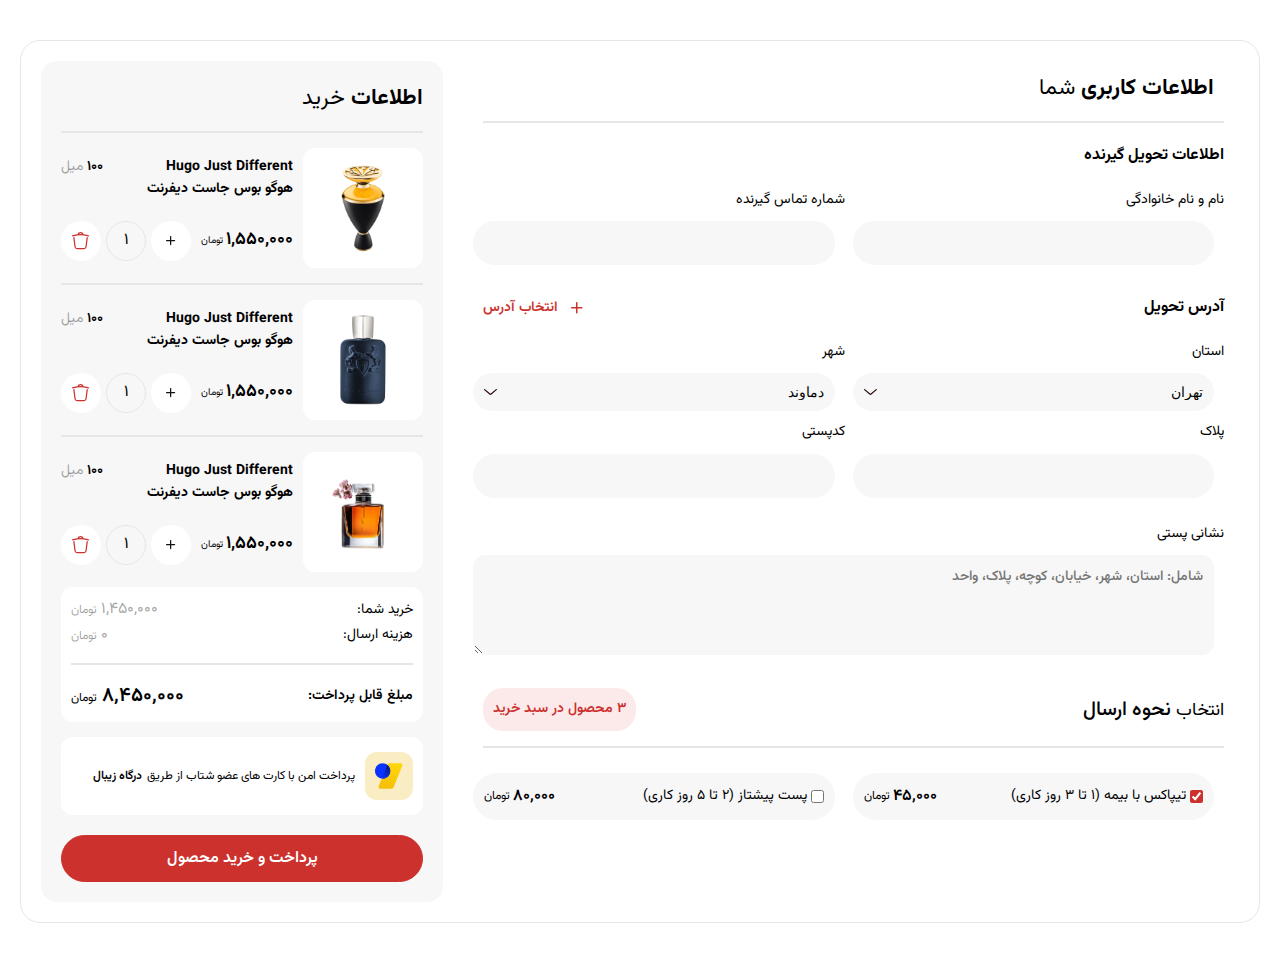
<file: index.html>
<!DOCTYPE html>
<html lang="en" dir="rtl">
  <head>
    <meta charset="UTF-8" />
    <meta name="viewport" content="width=device-width, initial-scale=1.0" />
    <link rel="stylesheet" href="./fonts.css" />
    <link rel="stylesheet" href="./style.css" />
    <title>HTML&CSS-Final-Task(jeawas.ir)</title>
  </head>
  <body>
    <main>
      <!-- ****** container ****** -->
      <div class="container">
        <section class="content-box">
          <!-- ****** First-Article ****** -->
          <article class="user-info-box">
            <form action="#" method="post" class="form__info">
              <section class="user-form">
                <h1 class="user__info__title">
                  اطلاعات کاربری <span>شما</span>
                </h1>
                <div class="border"></div>
                <div class="recipient__info__title">اطلاعات تحویل گیرنده</div>
                <div class="info-details">
                  <div>
                    <label for="name">نام و نام خانوادگی</label>
                    <input
                      type="text"
                      id="name"
                      class="inputs"
                      minlength="3"
                      maxlength="15"
                      required
                    />
                  </div>
                  <div>
                    <label for="phone">شماره تماس گیرنده</label>
                    <input
                      type="tel"
                      name="phone-number"
                      id="phone"
                      pattern="^09\d{9}$"
                      class="inputs"
                      required
                    />
                  </div>
                </div>
              </section>
              <section class="address-form">
                <div class="address__info">
                  <p class="delivery-address">آدرس تحویل</p>
                  <span class="select-address">
                    <a href="#"
                      ><svg
                        width="12"
                        height="12"
                        viewBox="0 0 12 12"
                        fill="none"
                        xmlns="http://www.w3.org/2000/svg"
                      >
                        <path
                          d="M0.75 5.75H5.75M5.75 5.75H10.75M5.75 5.75V10.75M5.75 5.75V0.75"
                          stroke="#CC312D"
                          stroke-width="1.5"
                          stroke-linecap="round"
                          stroke-linejoin="round"
                        />
                      </svg>
                    </a>
                    <p class="select-address-text">انتخاب آدرس</p>
                  </span>
                </div>
                <div class="info-details">
                  <div class="province__info">
                    <label for="province">استان</label>
                    <select
                      name="slect-province"
                      id="province"
                      class="inputs location-input"
                    >
                      <option value="0">تهران</option>
                      <option value="1">گلستان</option>
                      <option value="2">مازندران</option>
                      <option value="3">گیلان</option>
                      <option value="4">بوشهر</option>
                    </select>
                  </div>
                  <div class="city__info">
                    <label for="city">شهر</label>
                    <select
                      name="select-city"
                      id="city"
                      class="inputs location-input"
                    >
                      <option value="0">دماوند</option>
                      <option value="1">آبعلی</option>
                      <option value="2">ری</option>
                      <option value="3">فیروزکوه</option>
                      <option value="4">پردیس</option>
                    </select>
                  </div>
                </div>
                <div class="info-details">
                  <div>
                    <label for="house-plate">پلاک</label>
                    <input
                      type="text"
                      id="house-plate"
                      class="inputs"
                      min="0"
                      max="1000"
                    />
                  </div>
                  <div>
                    <label for="postal-code">کدپستی</label>
                    <input
                      type="text"
                      id="postal-code"
                      class="inputs"
                      maxlength="10"
                      required
                    />
                  </div>
                </div>
                <div class="postal-address">
                  <label for="postal-address">نشانی پستی</label>
                  <textarea
                    id="postal-address"
                    name="address"
                    class="inputs input-address"
                    placeholder="شامل: استان، شهر، خیابان، کوچه، پلاک، واحد"
                    rows="5"
                    required
                  ></textarea>
                </div>
              </section>
              <section class="delivery-form">
                <div class="delivery">
                  <p class="delivery__method__title">
                    <span>انتخاب</span> نحوه ارسال
                  </p>
                  <span class="shopping-cart-badge">
                    <p>3 محصول در سبد خرید</p>
                  </span>
                </div>
                <div class="border"></div>
                <div class="info-details deliver-detail">
                  <div class="delivery__method__box">
                    <div class="delivery__method">
                      <input
                        type="checkbox"
                        id="tipax"
                        name="tipax-type"
                        checked
                      />
                      <label for="tipax"
                        >تیپاکس با بیمه (1 تا 3 روز کاری)</label
                      >
                    </div>
                    <div class="delivery__price">
                      <p class="price__number">45,000</p>
                      <p class="price__type">تومان</p>
                    </div>
                  </div>
                  <div class="delivery__method__box">
                    <div class="delivery__method">
                      <input type="checkbox" id="pishtaz" name="pishtaz-type" />
                      <label for="pishtaz">پست پیشتاز (2 تا 5 روز کاری)</label>
                    </div>
                    <div class="delivery__price">
                      <p class="price__number">80,000</p>
                      <p class="price__type">تومان</p>
                    </div>
                  </div>
                </div>
              </section>
            </form>
          </article>
          <!-- ****** Second-Article ****** -->
          <article class="purchase-info-box">
            <h2 class="purchase__info__title">اطلاعات<span> خرید</span></h2>
            <div class="border"></div>
            <div class="purchase__detail">
              <div class="product-image">
                <img
                  src="./asset/images/475e27a9dd671663eb2133230036d0356212741d.png"
                  alt=""
                />
              </div>
              <div class="prodact-detail">
                <div class="english__product__title">
                  <p class="english__name">Hugo Just Different</p>
                  <p class="product__volume">100 <span>میل</span></p>
                </div>
                <div class="persian__product__title">
                  <p class="persian__name">هوگو بوس جاست دیفرنت</p>
                </div>
                <div class="product__price__quantity">
                  <div class="product__price">1,550,000 <span>تومان</span></div>
                  <div class="product__quantity">
                    <div class="badges">
                      <svg
                        width="10"
                        height="10"
                        viewBox="0 0 10 10"
                        fill="none"
                        xmlns="http://www.w3.org/2000/svg"
                      >
                        <path
                          d="M0.600006 4.59998H4.60001M4.60001 4.59998H8.60001M4.60001 4.59998V8.59998M4.60001 4.59998V0.599976"
                          stroke="#1A1814"
                          stroke-width="1.2"
                          stroke-linecap="round"
                          stroke-linejoin="round"
                        />
                        <path
                          d="M0.600006 4.59998H4.60001M4.60001 4.59998H8.60001M4.60001 4.59998V8.59998M4.60001 4.59998V0.599976"
                          stroke="black"
                          stroke-opacity="0.2"
                          stroke-width="1.2"
                          stroke-linecap="round"
                          stroke-linejoin="round"
                        />
                      </svg>
                    </div>
                    <div class="badges badge-secondary">
                      <p>1</p>
                    </div>
                    <div class="badges badge-primary">
                      <svg
                        width="18"
                        height="18"
                        viewBox="0 0 18 18"
                        fill="none"
                        xmlns="http://www.w3.org/2000/svg"
                      >
                        <path
                          fill-rule="evenodd"
                          clip-rule="evenodd"
                          d="M8.54182 0C7.16619 0 5.93149 0.901027 5.53369 2.22704L5.51645 2.28449C4.19809 2.43154 2.88783 2.675 1.59628 3.01488L0.466095 3.3123C0.132282 3.40014 -0.0671137 3.74197 0.0207317 4.07578C0.108577 4.40959 0.450399 4.60899 0.784212 4.52114L1.91439 4.22373C6.25872 3.08048 10.8249 3.08048 15.1692 4.22373L16.2994 4.52114C16.6332 4.60899 16.9751 4.40959 17.0629 4.07578C17.1508 3.74197 16.9514 3.40014 16.6175 3.3123L15.4874 3.01488C14.1958 2.675 12.8855 2.43154 11.5672 2.28449L11.55 2.22704C11.1521 0.901026 9.91745 0 8.54182 0ZM10.1658 2.16465C9.83074 1.60903 9.21601 1.25 8.54182 1.25C7.86763 1.25 7.2529 1.60903 6.91783 2.16465C7.99952 2.10017 9.08412 2.10017 10.1658 2.16465Z"
                          fill="#CC312D"
                        />
                        <path
                          d="M1.79744 4.96335C2.13994 4.92043 2.45238 5.16328 2.4953 5.50578L3.60986 14.4C3.72741 15.338 4.52493 16.0418 5.47031 16.0418H11.6133C12.5587 16.0418 13.3562 15.338 13.4738 14.4L14.5883 5.50578C14.6313 5.16328 14.9437 4.92043 15.2862 4.96335C15.6287 5.00627 15.8716 5.31871 15.8286 5.66121L14.7141 14.5554C14.5182 16.1188 13.189 17.2918 11.6133 17.2918H5.47031C3.89467 17.2918 2.56548 16.1188 2.36956 14.5554L1.255 5.66121C1.21208 5.31871 1.45494 5.00627 1.79744 4.96335Z"
                          fill="#CC312D"
                        />
                      </svg>
                    </div>
                  </div>
                </div>
              </div>
            </div>
            <div class="border"></div>
            <div class="purchase__detail">
              <div class="product-image">
                <img
                  src="./asset/images/4e1b2b89e1389cadef3f9cefda802e21f0d91497.png"
                  alt=""
                />
              </div>
              <div class="prodact-detail">
                <div class="english__product__title">
                  <p class="english__name">Hugo Just Different</p>
                  <p class="product__volume">100 <span>میل</span></p>
                </div>
                <div class="persian__product__title">
                  <p class="persian__name">هوگو بوس جاست دیفرنت</p>
                </div>
                <div class="product__price__quantity">
                  <div class="product__price">1,550,000 <span>تومان</span></div>
                  <div class="product__quantity">
                    <div class="badges">
                      <svg
                        width="10"
                        height="10"
                        viewBox="0 0 10 10"
                        fill="none"
                        xmlns="http://www.w3.org/2000/svg"
                      >
                        <path
                          d="M0.600006 4.59998H4.60001M4.60001 4.59998H8.60001M4.60001 4.59998V8.59998M4.60001 4.59998V0.599976"
                          stroke="#1A1814"
                          stroke-width="1.2"
                          stroke-linecap="round"
                          stroke-linejoin="round"
                        />
                        <path
                          d="M0.600006 4.59998H4.60001M4.60001 4.59998H8.60001M4.60001 4.59998V8.59998M4.60001 4.59998V0.599976"
                          stroke="black"
                          stroke-opacity="0.2"
                          stroke-width="1.2"
                          stroke-linecap="round"
                          stroke-linejoin="round"
                        />
                      </svg>
                    </div>
                    <div class="badges badge-secondary">
                      <p>1</p>
                    </div>
                    <div class="badges badge-primary">
                      <svg
                        width="18"
                        height="18"
                        viewBox="0 0 18 18"
                        fill="none"
                        xmlns="http://www.w3.org/2000/svg"
                      >
                        <path
                          fill-rule="evenodd"
                          clip-rule="evenodd"
                          d="M8.54182 0C7.16619 0 5.93149 0.901027 5.53369 2.22704L5.51645 2.28449C4.19809 2.43154 2.88783 2.675 1.59628 3.01488L0.466095 3.3123C0.132282 3.40014 -0.0671137 3.74197 0.0207317 4.07578C0.108577 4.40959 0.450399 4.60899 0.784212 4.52114L1.91439 4.22373C6.25872 3.08048 10.8249 3.08048 15.1692 4.22373L16.2994 4.52114C16.6332 4.60899 16.9751 4.40959 17.0629 4.07578C17.1508 3.74197 16.9514 3.40014 16.6175 3.3123L15.4874 3.01488C14.1958 2.675 12.8855 2.43154 11.5672 2.28449L11.55 2.22704C11.1521 0.901026 9.91745 0 8.54182 0ZM10.1658 2.16465C9.83074 1.60903 9.21601 1.25 8.54182 1.25C7.86763 1.25 7.2529 1.60903 6.91783 2.16465C7.99952 2.10017 9.08412 2.10017 10.1658 2.16465Z"
                          fill="#CC312D"
                        />
                        <path
                          d="M1.79744 4.96335C2.13994 4.92043 2.45238 5.16328 2.4953 5.50578L3.60986 14.4C3.72741 15.338 4.52493 16.0418 5.47031 16.0418H11.6133C12.5587 16.0418 13.3562 15.338 13.4738 14.4L14.5883 5.50578C14.6313 5.16328 14.9437 4.92043 15.2862 4.96335C15.6287 5.00627 15.8716 5.31871 15.8286 5.66121L14.7141 14.5554C14.5182 16.1188 13.189 17.2918 11.6133 17.2918H5.47031C3.89467 17.2918 2.56548 16.1188 2.36956 14.5554L1.255 5.66121C1.21208 5.31871 1.45494 5.00627 1.79744 4.96335Z"
                          fill="#CC312D"
                        />
                      </svg>
                    </div>
                  </div>
                </div>
              </div>
            </div>
            <div class="border"></div>
            <div class="purchase__detail">
              <div class="product-image">
                <img
                  src="./asset/images/87cc61b3c899bf01130d8b31fc1d83376aff5b93.png"
                  alt=""
                />
              </div>
              <div class="prodact-detail">
                <div class="english__product__title">
                  <p class="english__name">Hugo Just Different</p>
                  <p class="product__volume">100 <span>میل</span></p>
                </div>
                <div class="persian__product__title">
                  <p class="persian__name">هوگو بوس جاست دیفرنت</p>
                </div>
                <div class="product__price__quantity">
                  <div class="product__price">1,550,000 <span>تومان</span></div>
                  <div class="product__quantity">
                    <div class="badges">
                      <svg
                        width="10"
                        height="10"
                        viewBox="0 0 10 10"
                        fill="none"
                        xmlns="http://www.w3.org/2000/svg"
                      >
                        <path
                          d="M0.600006 4.59998H4.60001M4.60001 4.59998H8.60001M4.60001 4.59998V8.59998M4.60001 4.59998V0.599976"
                          stroke="#1A1814"
                          stroke-width="1.2"
                          stroke-linecap="round"
                          stroke-linejoin="round"
                        />
                        <path
                          d="M0.600006 4.59998H4.60001M4.60001 4.59998H8.60001M4.60001 4.59998V8.59998M4.60001 4.59998V0.599976"
                          stroke="black"
                          stroke-opacity="0.2"
                          stroke-width="1.2"
                          stroke-linecap="round"
                          stroke-linejoin="round"
                        />
                      </svg>
                    </div>
                    <div class="badges badge-secondary">
                      <p>1</p>
                    </div>
                    <div class="badges badge-primary">
                      <svg
                        width="18"
                        height="18"
                        viewBox="0 0 18 18"
                        fill="none"
                        xmlns="http://www.w3.org/2000/svg"
                      >
                        <path
                          fill-rule="evenodd"
                          clip-rule="evenodd"
                          d="M8.54182 0C7.16619 0 5.93149 0.901027 5.53369 2.22704L5.51645 2.28449C4.19809 2.43154 2.88783 2.675 1.59628 3.01488L0.466095 3.3123C0.132282 3.40014 -0.0671137 3.74197 0.0207317 4.07578C0.108577 4.40959 0.450399 4.60899 0.784212 4.52114L1.91439 4.22373C6.25872 3.08048 10.8249 3.08048 15.1692 4.22373L16.2994 4.52114C16.6332 4.60899 16.9751 4.40959 17.0629 4.07578C17.1508 3.74197 16.9514 3.40014 16.6175 3.3123L15.4874 3.01488C14.1958 2.675 12.8855 2.43154 11.5672 2.28449L11.55 2.22704C11.1521 0.901026 9.91745 0 8.54182 0ZM10.1658 2.16465C9.83074 1.60903 9.21601 1.25 8.54182 1.25C7.86763 1.25 7.2529 1.60903 6.91783 2.16465C7.99952 2.10017 9.08412 2.10017 10.1658 2.16465Z"
                          fill="#CC312D"
                        />
                        <path
                          d="M1.79744 4.96335C2.13994 4.92043 2.45238 5.16328 2.4953 5.50578L3.60986 14.4C3.72741 15.338 4.52493 16.0418 5.47031 16.0418H11.6133C12.5587 16.0418 13.3562 15.338 13.4738 14.4L14.5883 5.50578C14.6313 5.16328 14.9437 4.92043 15.2862 4.96335C15.6287 5.00627 15.8716 5.31871 15.8286 5.66121L14.7141 14.5554C14.5182 16.1188 13.189 17.2918 11.6133 17.2918H5.47031C3.89467 17.2918 2.56548 16.1188 2.36956 14.5554L1.255 5.66121C1.21208 5.31871 1.45494 5.00627 1.79744 4.96335Z"
                          fill="#CC312D"
                        />
                      </svg>
                    </div>
                  </div>
                </div>
              </div>
            </div>
            <div class="purchase-summary-box">
              <div class="purchase__summary">
                <div class="summary__title">خرید شما:</div>
                <div class="summary__amount">1,450,000 <span>تومان</span></div>
              </div>
              <div class="purchase__summary">
                <div class="summary__title">هزینه ارسال:</div>
                <div class="summary__amount">0 <span>تومان</span></div>
              </div>
              <div class="border"></div>
              <div class="purchase__amount__payable">
                <div class="purchase-amount-title">مبلغ قابل پرداخت:</div>
                <div class="purchase-total-amount">
                  8,450,000 <span>تومان</span>
                </div>
              </div>
            </div>
            <div class="zibal-payment-gate">
              <div class="zibal__logo">
                <div class="logo">
                  <img src="./asset/images/Payment Gateway.svg" alt="" />
                </div>
              </div>
              <div class="zibal__payment">
                پرداخت امن با کارت های عضو شتاب از طریق
                <span>درگاه زیبال </span>
              </div>
            </div>
            <button class="purchase-btn">پرداخت و خرید محصول</button>
          </article>
        </section>
      </div>
    </main>
  </body>
</html>
</file>
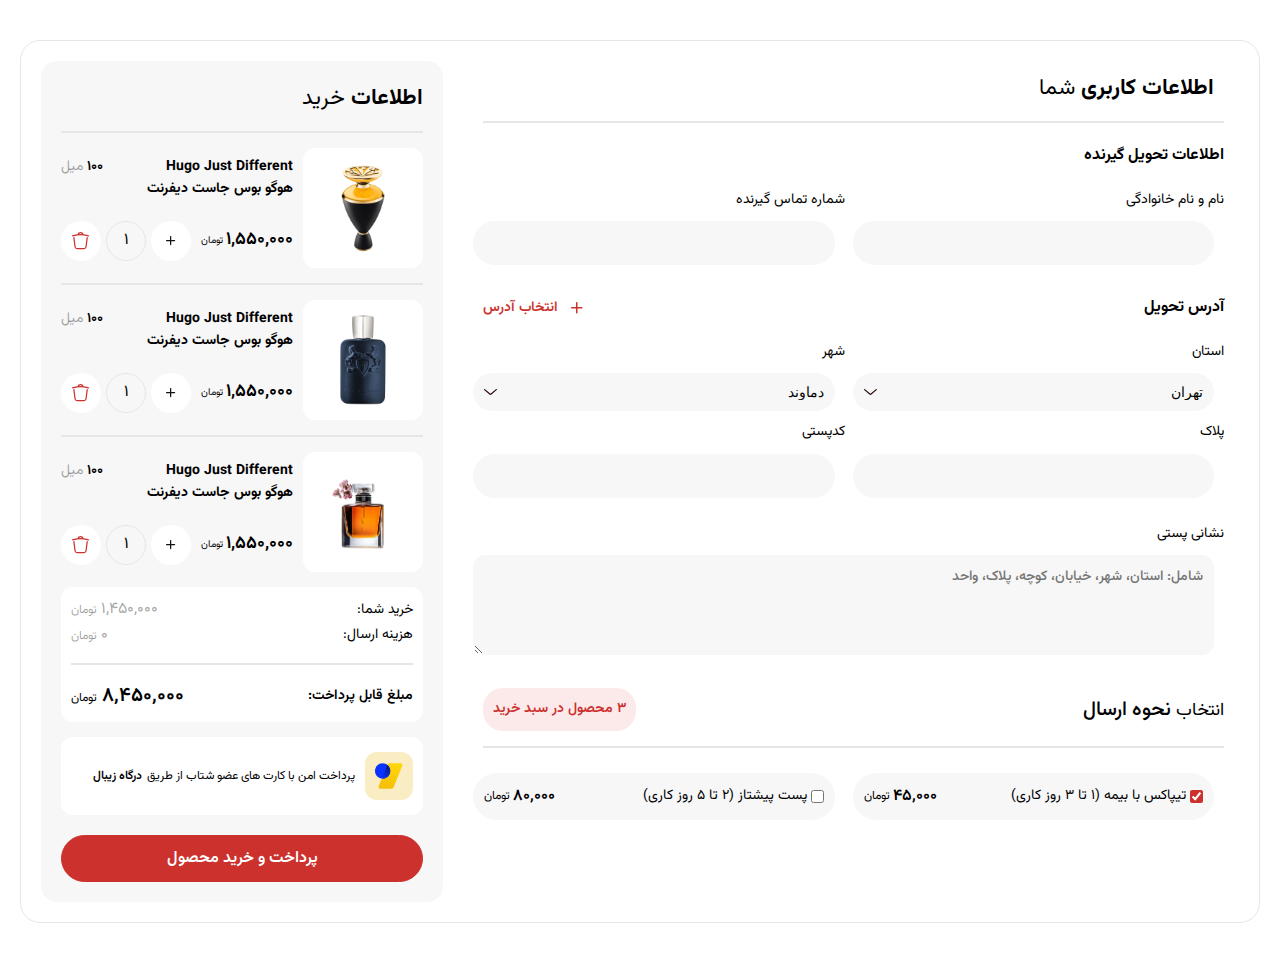
<file: html/index.html>
<!DOCTYPE html>
<html lang="en" dir="rtl">
  <head>
    <meta charset="UTF-8" />
    <meta name="viewport" content="width=device-width, initial-scale=1.0" />
    <link rel="stylesheet" href="/css/fonts.css" />
    <link rel="stylesheet" href="/css/style.css" />
    <title>HTML&CSS-Final-Task(jeawas.ir)</title>
  </head>
  <body>
    <main>
      <div class="container">
        <section class="content-box">
          <article class="user-info-box">
            <form action="#" method="post" class="form__info">
              <section class="user-form">
                <h1 class="user__info__title">
                  اطلاعات کاربری <span>شما</span>
                </h1>
                <div class="border"></div>
                <div class="recipient__info__title">اطلاعات تحویل گیرنده</div>
                <div class="info-details">
                  <div>
                    <label for="name">نام و نام خانوادگی</label>
                    <input
                      type="text"
                      id="name"
                      class="inputs"
                      minlength="3"
                      maxlength="15"
                      required
                    />
                  </div>
                  <div>
                    <label for="phone">شماره تماس گیرنده</label>
                    <input
                      type="tel"
                      name="phone-number"
                      id="phone"
                      pattern="^09\d{9}$"
                      class="inputs"
                      required
                    />
                  </div>
                </div>
              </section>
              <section class="address-form">
                <div class="address__info">
                  <p class="delivery-address">آدرس تحویل</p>
                  <span class="select-address">
                    <a href="#"
                      ><svg
                        width="12"
                        height="12"
                        viewBox="0 0 12 12"
                        fill="none"
                        xmlns="http://www.w3.org/2000/svg"
                      >
                        <path
                          d="M0.75 5.75H5.75M5.75 5.75H10.75M5.75 5.75V10.75M5.75 5.75V0.75"
                          stroke="#CC312D"
                          stroke-width="1.5"
                          stroke-linecap="round"
                          stroke-linejoin="round"
                        />
                      </svg>
                    </a>
                    <p class="select-address-text">انتخاب آدرس</p>
                  </span>
                </div>
                <div class="info-details">
                  <div class="province__info">
                    <label for="province">استان</label>
                    <select
                      name="slect-province"
                      id="province"
                      class="inputs location-input"
                    >
                      <option value="0">تهران</option>
                      <option value="1">گلستان</option>
                      <option value="2">مازندران</option>
                      <option value="3">گیلان</option>
                      <option value="4">بوشهر</option>
                    </select>
                  </div>
                  <div class="city__info">
                    <label for="city">شهر</label>
                    <select
                      name="select-city"
                      id="city"
                      class="inputs location-input"
                    >
                      <option value="0">دماوند</option>
                      <option value="1">آبعلی</option>
                      <option value="2">ری</option>
                      <option value="3">فیروزکوه</option>
                      <option value="4">پردیس</option>
                    </select>
                  </div>
                </div>
                <div class="info-details">
                  <div>
                    <label for="house-plate">پلاک</label>
                    <input
                      type="text"
                      id="house-plate"
                      class="inputs"
                      min="0"
                      max="1000"
                    />
                  </div>
                  <div>
                    <label for="postal-code">کدپستی</label>
                    <input
                      type="text"
                      id="postal-code"
                      class="inputs"
                      maxlength="10"
                      required
                    />
                  </div>
                </div>
                <div class="postal-address">
                  <label for="postal-address">نشانی پستی</label>
                  <textarea
                    id="postal-address"
                    name="address"
                    class="inputs input-address"
                    placeholder="شامل: استان، شهر، خیابان، کوچه، پلاک، واحد"
                    rows="5"
                    required
                  ></textarea>
                </div>
              </section>
              <section class="delivery-form">
                <div class="delivery">
                  <p class="delivery__method__title">
                    <span>انتخاب</span> نحوه ارسال
                  </p>
                  <span class="shopping-cart-badge">
                    <p>3 محصول در سبد خرید</p>
                  </span>
                </div>
                <div class="border"></div>
                <div class="info-details deliver-detail">
                  <div class="delivery__method__box">
                    <div class="delivery__method">
                      <input
                        type="checkbox"
                        id="tipax"
                        name="tipax-type"
                        checked
                      />
                      <label for="tipax"
                        >تیپاکس با بیمه (1 تا 3 روز کاری)</label
                      >
                    </div>
                    <div class="delivery__price">
                      <p class="price__number">45,000</p>
                      <p class="price__type">تومان</p>
                    </div>
                  </div>
                  <div class="delivery__method__box">
                    <div class="delivery__method">
                      <input type="checkbox" id="pishtaz" name="pishtaz-type" />
                      <label for="pishtaz">پست پیشتاز (2 تا 5 روز کاری)</label>
                    </div>
                    <div class="delivery__price">
                      <p class="price__number">80,000</p>
                      <p class="price__type">تومان</p>
                    </div>
                  </div>
                </div>
              </section>
            </form>
          </article>
          <article class="purchase-info-box">
            <h2 class="purchase__info__title">اطلاعات<span> خرید</span></h2>
            <div class="border"></div>
            <div class="purchase__detail">
              <div class="product-image">
                <img
                  src="/asset/images/475e27a9dd671663eb2133230036d0356212741d.png"
                  alt=""
                />
              </div>
              <div class="prodact-detail">
                <div class="english__product__title">
                  <p class="english__name">Hugo Just Different</p>
                  <p class="product__volume">100 <span>میل</span></p>
                </div>
                <div class="persian__product__title">
                  <p class="persian__name">هوگو بوس جاست دیفرنت</p>
                </div>
                <div class="product__price__quantity">
                  <div class="product__price">1,550,000 <span>تومان</span></div>
                  <div class="product__quantity">
                    <div class="badges">
                      <svg
                        width="10"
                        height="10"
                        viewBox="0 0 10 10"
                        fill="none"
                        xmlns="http://www.w3.org/2000/svg"
                      >
                        <path
                          d="M0.600006 4.59998H4.60001M4.60001 4.59998H8.60001M4.60001 4.59998V8.59998M4.60001 4.59998V0.599976"
                          stroke="#1A1814"
                          stroke-width="1.2"
                          stroke-linecap="round"
                          stroke-linejoin="round"
                        />
                        <path
                          d="M0.600006 4.59998H4.60001M4.60001 4.59998H8.60001M4.60001 4.59998V8.59998M4.60001 4.59998V0.599976"
                          stroke="black"
                          stroke-opacity="0.2"
                          stroke-width="1.2"
                          stroke-linecap="round"
                          stroke-linejoin="round"
                        />
                      </svg>
                    </div>
                    <div class="badges badge-secondary">
                      <p>1</p>
                    </div>
                    <div class="badges badge-primary">
                      <svg
                        width="18"
                        height="18"
                        viewBox="0 0 18 18"
                        fill="none"
                        xmlns="http://www.w3.org/2000/svg"
                      >
                        <path
                          fill-rule="evenodd"
                          clip-rule="evenodd"
                          d="M8.54182 0C7.16619 0 5.93149 0.901027 5.53369 2.22704L5.51645 2.28449C4.19809 2.43154 2.88783 2.675 1.59628 3.01488L0.466095 3.3123C0.132282 3.40014 -0.0671137 3.74197 0.0207317 4.07578C0.108577 4.40959 0.450399 4.60899 0.784212 4.52114L1.91439 4.22373C6.25872 3.08048 10.8249 3.08048 15.1692 4.22373L16.2994 4.52114C16.6332 4.60899 16.9751 4.40959 17.0629 4.07578C17.1508 3.74197 16.9514 3.40014 16.6175 3.3123L15.4874 3.01488C14.1958 2.675 12.8855 2.43154 11.5672 2.28449L11.55 2.22704C11.1521 0.901026 9.91745 0 8.54182 0ZM10.1658 2.16465C9.83074 1.60903 9.21601 1.25 8.54182 1.25C7.86763 1.25 7.2529 1.60903 6.91783 2.16465C7.99952 2.10017 9.08412 2.10017 10.1658 2.16465Z"
                          fill="#CC312D"
                        />
                        <path
                          d="M1.79744 4.96335C2.13994 4.92043 2.45238 5.16328 2.4953 5.50578L3.60986 14.4C3.72741 15.338 4.52493 16.0418 5.47031 16.0418H11.6133C12.5587 16.0418 13.3562 15.338 13.4738 14.4L14.5883 5.50578C14.6313 5.16328 14.9437 4.92043 15.2862 4.96335C15.6287 5.00627 15.8716 5.31871 15.8286 5.66121L14.7141 14.5554C14.5182 16.1188 13.189 17.2918 11.6133 17.2918H5.47031C3.89467 17.2918 2.56548 16.1188 2.36956 14.5554L1.255 5.66121C1.21208 5.31871 1.45494 5.00627 1.79744 4.96335Z"
                          fill="#CC312D"
                        />
                      </svg>
                    </div>
                  </div>
                </div>
              </div>
            </div>
            <div class="border"></div>
            <div class="purchase__detail">
              <div class="product-image">
                <img
                  src="/asset/images/4e1b2b89e1389cadef3f9cefda802e21f0d91497.png"
                  alt=""
                />
              </div>
              <div class="prodact-detail">
                <div class="english__product__title">
                  <p class="english__name">Hugo Just Different</p>
                  <p class="product__volume">100 <span>میل</span></p>
                </div>
                <div class="persian__product__title">
                  <p class="persian__name">هوگو بوس جاست دیفرنت</p>
                </div>
                <div class="product__price__quantity">
                  <div class="product__price">1,550,000 <span>تومان</span></div>
                  <div class="product__quantity">
                    <div class="badges">
                      <svg
                        width="10"
                        height="10"
                        viewBox="0 0 10 10"
                        fill="none"
                        xmlns="http://www.w3.org/2000/svg"
                      >
                        <path
                          d="M0.600006 4.59998H4.60001M4.60001 4.59998H8.60001M4.60001 4.59998V8.59998M4.60001 4.59998V0.599976"
                          stroke="#1A1814"
                          stroke-width="1.2"
                          stroke-linecap="round"
                          stroke-linejoin="round"
                        />
                        <path
                          d="M0.600006 4.59998H4.60001M4.60001 4.59998H8.60001M4.60001 4.59998V8.59998M4.60001 4.59998V0.599976"
                          stroke="black"
                          stroke-opacity="0.2"
                          stroke-width="1.2"
                          stroke-linecap="round"
                          stroke-linejoin="round"
                        />
                      </svg>
                    </div>
                    <div class="badges badge-secondary">
                      <p>1</p>
                    </div>
                    <div class="badges badge-primary">
                      <svg
                        width="18"
                        height="18"
                        viewBox="0 0 18 18"
                        fill="none"
                        xmlns="http://www.w3.org/2000/svg"
                      >
                        <path
                          fill-rule="evenodd"
                          clip-rule="evenodd"
                          d="M8.54182 0C7.16619 0 5.93149 0.901027 5.53369 2.22704L5.51645 2.28449C4.19809 2.43154 2.88783 2.675 1.59628 3.01488L0.466095 3.3123C0.132282 3.40014 -0.0671137 3.74197 0.0207317 4.07578C0.108577 4.40959 0.450399 4.60899 0.784212 4.52114L1.91439 4.22373C6.25872 3.08048 10.8249 3.08048 15.1692 4.22373L16.2994 4.52114C16.6332 4.60899 16.9751 4.40959 17.0629 4.07578C17.1508 3.74197 16.9514 3.40014 16.6175 3.3123L15.4874 3.01488C14.1958 2.675 12.8855 2.43154 11.5672 2.28449L11.55 2.22704C11.1521 0.901026 9.91745 0 8.54182 0ZM10.1658 2.16465C9.83074 1.60903 9.21601 1.25 8.54182 1.25C7.86763 1.25 7.2529 1.60903 6.91783 2.16465C7.99952 2.10017 9.08412 2.10017 10.1658 2.16465Z"
                          fill="#CC312D"
                        />
                        <path
                          d="M1.79744 4.96335C2.13994 4.92043 2.45238 5.16328 2.4953 5.50578L3.60986 14.4C3.72741 15.338 4.52493 16.0418 5.47031 16.0418H11.6133C12.5587 16.0418 13.3562 15.338 13.4738 14.4L14.5883 5.50578C14.6313 5.16328 14.9437 4.92043 15.2862 4.96335C15.6287 5.00627 15.8716 5.31871 15.8286 5.66121L14.7141 14.5554C14.5182 16.1188 13.189 17.2918 11.6133 17.2918H5.47031C3.89467 17.2918 2.56548 16.1188 2.36956 14.5554L1.255 5.66121C1.21208 5.31871 1.45494 5.00627 1.79744 4.96335Z"
                          fill="#CC312D"
                        />
                      </svg>
                    </div>
                  </div>
                </div>
              </div>
            </div>
            <div class="border"></div>
            <div class="purchase__detail">
              <div class="product-image">
                <img
                  src="/asset/images/87cc61b3c899bf01130d8b31fc1d83376aff5b93.png"
                  alt=""
                />
              </div>
              <div class="prodact-detail">
                <div class="english__product__title">
                  <p class="english__name">Hugo Just Different</p>
                  <p class="product__volume">100 <span>میل</span></p>
                </div>
                <div class="persian__product__title">
                  <p class="persian__name">هوگو بوس جاست دیفرنت</p>
                </div>
                <div class="product__price__quantity">
                  <div class="product__price">1,550,000 <span>تومان</span></div>
                  <div class="product__quantity">
                    <div class="badges">
                      <svg
                        width="10"
                        height="10"
                        viewBox="0 0 10 10"
                        fill="none"
                        xmlns="http://www.w3.org/2000/svg"
                      >
                        <path
                          d="M0.600006 4.59998H4.60001M4.60001 4.59998H8.60001M4.60001 4.59998V8.59998M4.60001 4.59998V0.599976"
                          stroke="#1A1814"
                          stroke-width="1.2"
                          stroke-linecap="round"
                          stroke-linejoin="round"
                        />
                        <path
                          d="M0.600006 4.59998H4.60001M4.60001 4.59998H8.60001M4.60001 4.59998V8.59998M4.60001 4.59998V0.599976"
                          stroke="black"
                          stroke-opacity="0.2"
                          stroke-width="1.2"
                          stroke-linecap="round"
                          stroke-linejoin="round"
                        />
                      </svg>
                    </div>
                    <div class="badges badge-secondary">
                      <p>1</p>
                    </div>
                    <div class="badges badge-primary">
                      <svg
                        width="18"
                        height="18"
                        viewBox="0 0 18 18"
                        fill="none"
                        xmlns="http://www.w3.org/2000/svg"
                      >
                        <path
                          fill-rule="evenodd"
                          clip-rule="evenodd"
                          d="M8.54182 0C7.16619 0 5.93149 0.901027 5.53369 2.22704L5.51645 2.28449C4.19809 2.43154 2.88783 2.675 1.59628 3.01488L0.466095 3.3123C0.132282 3.40014 -0.0671137 3.74197 0.0207317 4.07578C0.108577 4.40959 0.450399 4.60899 0.784212 4.52114L1.91439 4.22373C6.25872 3.08048 10.8249 3.08048 15.1692 4.22373L16.2994 4.52114C16.6332 4.60899 16.9751 4.40959 17.0629 4.07578C17.1508 3.74197 16.9514 3.40014 16.6175 3.3123L15.4874 3.01488C14.1958 2.675 12.8855 2.43154 11.5672 2.28449L11.55 2.22704C11.1521 0.901026 9.91745 0 8.54182 0ZM10.1658 2.16465C9.83074 1.60903 9.21601 1.25 8.54182 1.25C7.86763 1.25 7.2529 1.60903 6.91783 2.16465C7.99952 2.10017 9.08412 2.10017 10.1658 2.16465Z"
                          fill="#CC312D"
                        />
                        <path
                          d="M1.79744 4.96335C2.13994 4.92043 2.45238 5.16328 2.4953 5.50578L3.60986 14.4C3.72741 15.338 4.52493 16.0418 5.47031 16.0418H11.6133C12.5587 16.0418 13.3562 15.338 13.4738 14.4L14.5883 5.50578C14.6313 5.16328 14.9437 4.92043 15.2862 4.96335C15.6287 5.00627 15.8716 5.31871 15.8286 5.66121L14.7141 14.5554C14.5182 16.1188 13.189 17.2918 11.6133 17.2918H5.47031C3.89467 17.2918 2.56548 16.1188 2.36956 14.5554L1.255 5.66121C1.21208 5.31871 1.45494 5.00627 1.79744 4.96335Z"
                          fill="#CC312D"
                        />
                      </svg>
                    </div>
                  </div>
                </div>
              </div>
            </div>
            <div class="purchase-summary-box">
              <div class="purchase__summary">
                <div class="summary__title">خرید شما:</div>
                <div class="summary__amount">1,450,000 <span>تومان</span></div>
              </div>
              <div class="purchase__summary">
                <div class="summary__title">هزینه ارسال:</div>
                <div class="summary__amount">0 <span>تومان</span></div>
              </div>
              <div class="border"></div>
              <div class="purchase__amount__payable">
                <div class="purchase-amount-title">مبلغ قابل پرداخت:</div>
                <div class="purchase-total-amount">
                  8,450,000 <span>تومان</span>
                </div>
              </div>
            </div>
            <div class="zibal-payment-gate">
              <div class="zibal__logo">
                <div class="logo">
                  <img src="/asset/images/Payment Gateway.svg" alt="" />
                </div>
              </div>
              <div class="zibal__payment">
                پرداخت امن با کارت های عضو شتاب از طریق
                <span>درگاه زیبال </span>
              </div>
            </div>
            <button class="purchase-btn">پرداخت و خرید محصول</button>
          </article>
        </section>
      </div>
    </main>
  </body>
</html>
</file>
<file: fonts.css>
@font-face {
  font-family: Vazirmatn RD;
  src: url(./asset/fonts/Vazirmatn-Regular.woff2) format('woff2');
  font-weight: 400;
  font-style: normal;
  font-display: swap;
}

@font-face {
  font-family: Vazirmatn RD;
  src: url(./asset/fonts/Vazirmatn-Medium.woff2) format('woff2');
  font-weight: 500;
  font-style: normal;
  font-display: swap;
}

@font-face {
  font-family: Vazirmatn RD;
  src: url(./asset/fonts/Vazirmatn-SemiBold.woff2) format('woff2');
  font-weight: 600;
  font-style: normal;
  font-display: swap;
}

@font-face {
  font-family: Vazirmatn RD;
  src: url(./asset/fonts/Vazirmatn-Bold.woff2) format('woff2');
  font-weight: 700;
  font-style: normal;
  font-display: swap;
}
</file>
<file: css/fonts.css>
@font-face {
  font-family: Vazirmatn RD;
  src: url(/asset/fonts/Vazirmatn-Regular.woff2) format('woff2');
  font-weight: 400;
  font-style: normal;
  font-display: swap;
}

@font-face {
  font-family: Vazirmatn RD;
  src: url(/asset/fonts/Vazirmatn-Medium.woff2) format('woff2');
  font-weight: 500;
  font-style: normal;
  font-display: swap;
}

@font-face {
  font-family: Vazirmatn RD;
  src: url(/asset/fonts/Vazirmatn-SemiBold.woff2) format('woff2');
  font-weight: 600;
  font-style: normal;
  font-display: swap;
}

@font-face {
  font-family: Vazirmatn RD;
  src: url(/asset/fonts/Vazirmatn-Bold.woff2) format('woff2');
  font-weight: 700;
  font-style: normal;
  font-display: swap;
}
</file>
<file: style.css>
@import url(./fonts.css);

/***** Resets *****/
*,
*::before,
*::after {
  box-sizing: border-box;
  margin: 0;
  padding: 0;
  list-style: none;
  text-decoration: none;
}

html {
  font-size: 62.5%;
  scroll-behavior: smooth;
}

body,
button,
input,
textarea {
  font-family: "Vazirmatn RD";
  font-feature-settings: "ss01";
}

a {
  text-decoration: none;
}

/***** Root *****/

:root {
  /*** colors ***/
  --color-primary: #cc312d;
  --color-secondary-900: #1a1814;
  --color-secondary-800: #14141466;
  --color-secondary-700: #e6e6e6;
  --color-secondary-600: #f7f7f7;
  --color-secondary-500: #e5303f1a;
  --color-white: #ffffff;
  /*** border-radius ***/
  --radius-sm: 1.2rem;
  --radius-md: 1.6rem;
  --radius-lg: 2rem;
  --radius-xl: 4rem;
  --radius-xxl: 4.4rem;
}

/***** Body *****/

body {
  line-height: 1.6;
  font-size: 1.4rem;
}

/***** Badges *****/

.badges {
  background-color: var(--color-white);
  border-radius: 50%;
  width: 35px;
  height: 35px;
  display: flex;
  align-items: center;
  justify-content: center;
  cursor: pointer;
}

.badge-secondary {
  font-size: 1.4rem;
  border: 1.5px solid var(--color-secondary-700);
  background-color: var(--color-secondary-600);
}

.shopping-cart-badge p {
  color: var(--color-primary);
  border-radius: var(--radius-lg);
  background-color: var(--color-secondary-500);
  display: flex;
  align-items: center;
  justify-content: center;
  padding: 0.6rem;
  width: fit-content;
  font-weight: 600;
  font-size: 1rem;
}

@media screen and (min-width: 768px) {
  .badges {
    width: 40px;
    height: 40px;
  }
  .badge-secondary {
    font-size: 1.6rem;
  }
  .shopping-cart-badge p {
    font-size: 1.4rem;
    padding: 1rem;
  }
}

/***** Inputs *****/

.inputs {
  border: 1px solid var(--color-secondary-600);
  background-color: var(--color-secondary-600);
  border-radius: var(--radius-xl);
  font-weight: 500;
  font-size: 1.4rem;
  padding: 1rem;
  width: 100%;
  margin: 1rem;
}

.inputs:hover {
  border: 1.5px solid var(--color-primary);
}

.inputs:focus {
  border: 2px solid var(--color-primary);
  outline: none;
}

.location-input {
  appearance: none;
  background-image: url(/asset/images/Vector\ 140.svg);
  background-repeat: no-repeat;
  background-position: left 10px center;
  width: 100%;
}

/***** Container *****/

.container {
  max-width: 1280px;
  padding: 2rem;
  margin: 0 auto;
}

.content-box {
  border: 1.5px solid var(--color-secondary-700);
  border-radius: var(--radius-lg);
  padding: 2rem;
  display: grid;
  grid-template-columns: 1fr;
  justify-self: center;
  gap: 2.5rem;
  margin: 2rem auto;
  width: 100%;
}

@media screen and (min-width: 1024px) {
  .content-box {
    grid-template-columns: 7fr 3fr;
  }
}

.border {
  border: 1px solid var(--color-secondary-700);
  margin: 1.5rem 0;
}

/******** First-Section ********/

/***** User-Info-Box *****/

/***** User *****/

.form__info {
  padding: 0 1.5rem;
}

.user__info__title {
  font-weight: 700;
  font-size: 2.2rem;
  margin: 1rem;
}

.user__info__title span {
  font-weight: 400;
}

.recipient__info__title {
  font-weight: 700;
  font-size: 1.6rem;
  margin: 2rem 0;
}

.info-details label {
  font-weight: 400;
  font-size: 1.4rem;
}

/***** Address *****/

.address__info {
  display: flex;
  align-items: center;
  justify-content: space-between;
  margin: 2rem 0;
}

.delivery-address {
  font-weight: 700;
  font-size: 1.4rem;
}

.select-address {
  display: flex;
  align-items: center;
  gap: 0.5rem;
  cursor: pointer;
}

.select-address a {
  display: flex;
  align-items: center;
  width: 1rem;
}

.select-address-text {
  font-weight: 600;
  font-size: 1.2rem;
  color: var(--color-primary);
}

.postal-address {
  margin: 1.5rem 0;
}

.input-address {
  border-radius: 1.2rem;
  height: 10rem;
}

/***** Delivery *****/

.delivery {
  display: flex;
  align-items: center;
  justify-content: space-between;
}

.delivery__method__title {
  font-weight: 500;
  font-size: 1.3rem;
}

.delivery__method__title span {
  font-weight: 400;
  font-size: 1rem;
}

.delivery__method__box {
  display: flex;
  flex-direction: column;
  align-items: center;
  justify-content: center;
  border: 1.5px solid var(--color-secondary-600);
  background-color: var(--color-secondary-600);
  border-radius: var(--radius-xl);
  padding: 1rem;
  width: 100%;
  margin: 1rem;
}

.delivery__method__box:hover {
  border: 1.5px solid var(--color-primary);
  background-color: var(--color-white);
}

.delivery__method {
  display: flex;
  align-items: center;
  justify-content: flex-start;
  gap: 0.4rem;
}

.delivery__method__box input[type="checkbox"] {
  accent-color: var(--color-primary);
  cursor: pointer;
}

.delivery__method p {
  font-weight: 600;
  font-size: 1.4rem;
}

.delivery__price {
  display: flex;
  align-items: center;
  justify-content: center;
  gap: 0.3rem;
}

.delivery__price .price__number {
  font-size: 1.6rem;
  font-weight: 600;
}

.delivery__price .price__type {
  font-size: 1.2rem;
  font-weight: 400;
}

@media screen and (min-width: 768px) {
  .info-details {
    display: grid;
    grid-template-columns: 1fr 1fr;
    gap: 1.8rem;
  }

  .info-details.deliver-detail {
    grid-template-columns: 1fr;
  }

  .delivery-address {
    font-weight: 700;
    font-size: 1.6rem;
  }

  .select-address a {
    width: 2rem;
  }

  .select-address-text {
    font-weight: 600;
    font-size: 1.4rem;
  }

  .postal-address {
    grid-column: 1/-1;
  }

  .delivery__method__title {
    font-weight: 500;
    font-size: 2rem;
  }

  .delivery__method__title span {
    font-weight: 400;
    font-size: 1.8rem;
  }

  .delivery__method__box {
    display: flex;
    flex-direction: row;
    justify-content: space-between;
  }

  .info-details.deliver-detail {
    grid-template-columns: 1fr 1fr;
  }
}

@media screen and (min-width: 1024px) {
  .delivery__method__box {
    display: flex;
    flex-direction: column;
    align-items: center;
    justify-content: center;
  }
}

@media screen and (min-width: 1124px) {
  .delivery__method__box {
    display: flex;
    flex-direction: row;
    justify-content: space-between;
  }

  .info-details.deliver-detail {
    grid-template-columns: 1fr 1fr;
  }
}

/******** Second-Section ********/

/**** Purchase-Info-Box ****/

.purchase-info-box {
  background-color: var(--color-secondary-600);
  border-radius: var(--radius-md);
  padding: 2rem;
  height: auto;
}

.purchase__info__title {
  font-weight: 700;
  font-size: 2.2rem;
}

.purchase__info__title span {
  font-weight: 400;
}

.purchase__detail {
  display: grid;
  grid-template-columns: 1fr;
  align-items: center;
  gap: 1rem;
}

.product-image {
  display: flex;
  align-items: center;
  justify-content: center;
  background-color: var(--color-white);
  border-radius: var(--radius-sm);
  width: 12rem;
  aspect-ratio: 1/1;
  justify-self: center;
}

.product-image img {
  width: 9rem;
  aspect-ratio: 1/1;
  object-fit: cover;
}

.english__product__title {
  display: flex;
  align-items: center;
  justify-content: space-between;
}

.english__name,
.persian__name {
  font-weight: 700;
  font-size: 1.2rem;
}

.product__volume {
  font-weight: 600;
  font-size: 1.8;
}

.product__volume span {
  font-weight: 400;
  color: var(--color-secondary-800);
}

.product__price {
  display: flex;
  align-items: center;
  gap: 0.3rem;
  font-weight: 600;
  font-size: 1.4rem;
}

.product__price span {
  font-weight: 400;
  font-size: 1rem;
}

.product__price__quantity {
  display: flex;
  align-items: center;
  justify-content: space-between;
  gap: 1rem;
  margin-top: 2rem;
}

.product__quantity {
  display: flex;
  align-items: center;
  gap: 0.5rem;
}

/***** purchase-summary *****/

.purchase-summary-box {
  background-color: var(--color-white);
  border-radius: var(--radius-sm);
  padding: 1rem;
  margin: 1.5rem 0;
}

.purchase__summary {
  display: flex;
  align-items: center;
  justify-content: space-between;
}

.summary__title {
  font-weight: 400;
  font-size: 1.4rem;
}

.summary__amount {
  color: var(--color-secondary-800);
  font-weight: 400;
  font-size: 1.6rem;
}

.summary__amount span {
  font-size: 1.2rem;
}

.purchase__amount__payable {
  display: flex;
  align-items: center;
  justify-content: space-between;
}

.purchase-amount-title {
  font-weight: 600;
  font-size: 1.2rem;
}

.purchase-total-amount {
  font-weight: 600;
  font-size: 1.6rem;
}

.purchase-total-amount span {
  font-weight: 400;
  font-size: 1rem;
}

.zibal-payment-gate {
  background-color: var(--color-white);
  border-radius: var(--radius-sm);
  display: flex;
  align-items: center;
  justify-content: center;
  flex-direction: column;
  gap: 1rem;
  padding: 1.5rem 1rem;
}

.logo {
  background-color: #ebb81140;
  width: 48px;
  aspect-ratio: 1/1;
  border-radius: var(--radius-sm);
  display: flex;
  align-items: center;
  justify-content: center;
}

.zibal__payment {
  display: flex;
  flex-direction: column;
  align-items: center;
  justify-content: center;
  gap: 0.5rem;
  font-weight: 400;
  font-size: 1rem;
}

.zibal__payment span {
  font-weight: 600;
}

.purchase-btn {
  background-color: var(--color-primary);
  border: 1px solid var(--color-primary);
  border-radius: var(--radius-xxl);
  padding: 1rem 2rem;
  width: 100%;
  margin-top: 2rem;
  font-size: 1.4rem;
  font-weight: 600;
  color: var(--color-white);
  cursor: pointer;
}

@media screen and (min-width: 768px) {
  .purchase__detail {
    grid-template-columns: auto 1fr;
  }

  .english__name,
  .persian__name {
    font-size: 1.4rem;
  }

  .product__price {
    font-size: 1.8rem;
  }

  .purchase-amount-title {
    font-size: 1.4rem;
  }

  .purchase-total-amount {
    font-size: 2rem;
  }

  .purchase-total-amount span {
    font-size: 1.2rem;
  }

  .zibal-payment-gate {
    justify-content: start;
    flex-direction: row;
  }

  .zibal__payment {
    display: flex;
    flex-direction: row;
    font-size: 1.2rem;
  }

  .purchase-btn {
    font-size: 1.6rem;
  }
}
</file>
<file: css/style.css>
@import url(/css/fonts.css);

/***** Resets *****/
*,
*::before,
*::after {
  box-sizing: border-box;
  margin: 0;
  padding: 0;
  list-style: none;
  text-decoration: none;
}

html {
  font-size: 62.5%;
  scroll-behavior: smooth;
}

body,
button,
input,
textarea {
  font-family: "Vazirmatn RD";
  font-feature-settings: "ss01";
}

a {
  text-decoration: none;
}

/***** Root *****/

:root {
  /*** colors ***/
  --color-primary: #cc312d;
  --color-secondary-900: #1a1814;
  --color-secondary-800: #14141466;
  --color-secondary-700: #e6e6e6;
  --color-secondary-600: #f7f7f7;
  --color-secondary-500: #e5303f1a;
  --color-white: #ffffff;
  /*** border-radius ***/
  --radius-sm: 1.2rem;
  --radius-md: 1.6rem;
  --radius-lg: 2rem;
  --radius-xl: 4rem;
  --radius-xxl: 4.4rem;
}

/***** Body *****/

body {
  line-height: 1.6;
  font-size: 1.4rem;
}

/***** Badges *****/

.badges {
  background-color: var(--color-white);
  border-radius: 50%;
  width: 35px;
  height: 35px;
  display: flex;
  align-items: center;
  justify-content: center;
  cursor: pointer;
}

.badge-secondary {
  font-size: 1.4rem;
  border: 1.5px solid var(--color-secondary-700);
  background-color: var(--color-secondary-600);
}

.shopping-cart-badge p {
  color: var(--color-primary);
  border-radius: var(--radius-lg);
  background-color: var(--color-secondary-500);
  display: flex;
  align-items: center;
  justify-content: center;
  padding: 0.6rem;
  width: fit-content;
  font-weight: 600;
  font-size: 1rem;
}

@media screen and (min-width: 768px) {
  .badges {
    width: 40px;
    height: 40px;
  }
  .badge-secondary {
    font-size: 1.6rem;
  }
  .shopping-cart-badge p {
    font-size: 1.4rem;
    padding: 1rem;
  }
}

/***** Inputs *****/

.inputs {
  border: 1px solid var(--color-secondary-600);
  background-color: var(--color-secondary-600);
  border-radius: var(--radius-xl);
  font-weight: 500;
  font-size: 1.4rem;
  padding: 1rem;
  width: 100%;
  margin: 1rem;
}

.inputs:hover {
  border: 1.5px solid var(--color-primary);
}

.inputs:focus {
  border: 2px solid var(--color-primary);
  outline: none;
}

.location-input {
  appearance: none;
  background-image: url(/asset/images/Vector\ 140.svg);
  background-repeat: no-repeat;
  background-position: left 10px center;
  width: 100%;
}

/***** Container *****/

.container {
  max-width: 1280px;
  padding: 2rem;
  margin: 0 auto;
}

.content-box {
  border: 1.5px solid var(--color-secondary-700);
  border-radius: var(--radius-lg);
  padding: 2rem;
  display: grid;
  grid-template-columns: 1fr;
  justify-self: center;
  gap: 2.5rem;
  margin: 2rem auto;
  width: 100%;
}

@media screen and (min-width: 1024px) {
  .content-box {
    grid-template-columns: 7fr 3fr;
  }
}

.border {
  border: 1px solid var(--color-secondary-700);
  margin: 1.5rem 0;
}

/******** First-Section ********/

/***** User-Info-Box *****/

/***** User *****/

.form__info {
  padding: 0 1.5rem;
}

.user__info__title {
  font-weight: 700;
  font-size: 2.2rem;
  margin: 1rem;
}

.user__info__title span {
  font-weight: 400;
}

.recipient__info__title {
  font-weight: 700;
  font-size: 1.6rem;
  margin: 2rem 0;
}

.info-details label {
  font-weight: 400;
  font-size: 1.4rem;
}

/***** Address *****/

.address__info {
  display: flex;
  align-items: center;
  justify-content: space-between;
  margin: 2rem 0;
}

.delivery-address {
  font-weight: 700;
  font-size: 1.4rem;
}

.select-address {
  display: flex;
  align-items: center;
  gap: 0.5rem;
  cursor: pointer;
}

.select-address a {
  display: flex;
  align-items: center;
  width: 1rem;
}

.select-address-text {
  font-weight: 600;
  font-size: 1.2rem;
  color: var(--color-primary);
}

.postal-address {
  margin: 1.5rem 0;
}

.input-address {
  border-radius: 1.2rem;
  height: 10rem;
}

/***** Delivery *****/

.delivery {
  display: flex;
  align-items: center;
  justify-content: space-between;
}

.delivery__method__title {
  font-weight: 500;
  font-size: 1.3rem;
}

.delivery__method__title span {
  font-weight: 400;
  font-size: 1rem;
}

.delivery__method__box {
  display: flex;
  flex-direction: column;
  align-items: center;
  justify-content: center;
  border: 1.5px solid var(--color-secondary-600);
  background-color: var(--color-secondary-600);
  border-radius: var(--radius-xl);
  padding: 1rem;
  width: 100%;
  margin: 1rem;
}

.delivery__method__box:hover {
  border: 1.5px solid var(--color-primary);
  background-color: var(--color-white);
}

.delivery__method {
  display: flex;
  align-items: center;
  justify-content: flex-start;
  gap: 0.4rem;
}

.delivery__method__box input[type="checkbox"] {
  accent-color: var(--color-primary);
  cursor: pointer;
}

.delivery__method p {
  font-weight: 600;
  font-size: 1.4rem;
}

.delivery__price {
  display: flex;
  align-items: center;
  justify-content: center;
  gap: 0.3rem;
}

.delivery__price .price__number {
  font-size: 1.6rem;
  font-weight: 600;
}

.delivery__price .price__type {
  font-size: 1.2rem;
  font-weight: 400;
}

@media screen and (min-width: 768px) {
  .info-details {
    display: grid;
    grid-template-columns: 1fr 1fr;
    gap: 1.8rem;
  }

  .info-details.deliver-detail {
    grid-template-columns: 1fr;
  }

  .delivery-address {
    font-weight: 700;
    font-size: 1.6rem;
  }

  .select-address a {
    width: 2rem;
  }

  .select-address-text {
    font-weight: 600;
    font-size: 1.4rem;
  }

  .postal-address {
    grid-column: 1/-1;
  }

  .delivery__method__title {
    font-weight: 500;
    font-size: 2rem;
  }

  .delivery__method__title span {
    font-weight: 400;
    font-size: 1.8rem;
  }

  .delivery__method__box {
    display: flex;
    flex-direction: row;
    justify-content: space-between;
  }

  .info-details.deliver-detail {
    grid-template-columns: 1fr 1fr;
  }
}

@media screen and (min-width: 1024px) {
  .delivery__method__box {
    display: flex;
    flex-direction: column;
    align-items: center;
    justify-content: center;
  }
}

@media screen and (min-width: 1124px) {
  .delivery__method__box {
    display: flex;
    flex-direction: row;
    justify-content: space-between;
  }

  .info-details.deliver-detail {
    grid-template-columns: 1fr 1fr;
  }
}

/******** Second-Section ********/

/**** Purchase-Info-Box ****/

.purchase-info-box {
  background-color: var(--color-secondary-600);
  border-radius: var(--radius-md);
  padding: 2rem;
  height: auto;
}

.purchase__info__title {
  font-weight: 700;
  font-size: 2.2rem;
}

.purchase__info__title span {
  font-weight: 400;
}

.purchase__detail {
  display: grid;
  grid-template-columns: 1fr;
  align-items: center;
  gap: 1rem;
}

.product-image {
  display: flex;
  align-items: center;
  justify-content: center;
  background-color: var(--color-white);
  border-radius: var(--radius-sm);
  width: 12rem;
  aspect-ratio: 1/1;
  justify-self: center;
}

.product-image img {
  width: 9rem;
  aspect-ratio: 1/1;
  object-fit: cover;
}

.english__product__title {
  display: flex;
  align-items: center;
  justify-content: space-between;
}

.english__name,
.persian__name {
  font-weight: 700;
  font-size: 1.2rem;
}

.product__volume {
  font-weight: 600;
  font-size: 1.8;
}

.product__volume span {
  font-weight: 400;
  color: var(--color-secondary-800);
}

.product__price {
  display: flex;
  align-items: center;
  gap: 0.3rem;
  font-weight: 600;
  font-size: 1.4rem;
}

.product__price span {
  font-weight: 400;
  font-size: 1rem;
}

.product__price__quantity {
  display: flex;
  align-items: center;
  justify-content: space-between;
  gap: 1rem;
  margin-top: 2rem;
}

.product__quantity {
  display: flex;
  align-items: center;
  gap: 0.5rem;
}

/***** purchase-summary *****/

.purchase-summary-box {
  background-color: var(--color-white);
  border-radius: var(--radius-sm);
  padding: 1rem;
  margin: 1.5rem 0;
}

.purchase__summary {
  display: flex;
  align-items: center;
  justify-content: space-between;
}

.summary__title {
  font-weight: 400;
  font-size: 1.4rem;
}

.summary__amount {
  color: var(--color-secondary-800);
  font-weight: 400;
  font-size: 1.6rem;
}

.summary__amount span {
  font-size: 1.2rem;
}

.purchase__amount__payable {
  display: flex;
  align-items: center;
  justify-content: space-between;
}

.purchase-amount-title {
  font-weight: 600;
  font-size: 1.2rem;
}

.purchase-total-amount {
  font-weight: 600;
  font-size: 1.6rem;
}

.purchase-total-amount span {
  font-weight: 400;
  font-size: 1rem;
}

.zibal-payment-gate {
  background-color: var(--color-white);
  border-radius: var(--radius-sm);
  display: flex;
  align-items: center;
  justify-content: center;
  flex-direction: column;
  gap: 1rem;
  padding: 1.5rem 1rem;
}

.logo {
  background-color: #ebb81140;
  width: 48px;
  aspect-ratio: 1/1;
  border-radius: var(--radius-sm);
  display: flex;
  align-items: center;
  justify-content: center;
}

.zibal__payment {
  display: flex;
  flex-direction: column;
  align-items: center;
  justify-content: center;
  gap: 0.5rem;
  font-weight: 400;
  font-size: 1rem;
}

.zibal__payment span {
  font-weight: 600;
}

.purchase-btn {
  background-color: var(--color-primary);
  border: 1px solid var(--color-primary);
  border-radius: var(--radius-xxl);
  padding: 1rem 2rem;
  width: 100%;
  margin-top: 2rem;
  font-size: 1.4rem;
  font-weight: 600;
  color: var(--color-white);
  cursor: pointer;
}

@media screen and (min-width: 768px) {
  .purchase__detail {
    grid-template-columns: auto 1fr;
  }

  .english__name,
  .persian__name {
    font-size: 1.4rem;
  }

  .product__price {
    font-size: 1.8rem;
  }

  .purchase-amount-title {
    font-size: 1.4rem;
  }

  .purchase-total-amount {
    font-size: 2rem;
  }

  .purchase-total-amount span {
    font-size: 1.2rem;
  }

  .zibal-payment-gate {
    justify-content: start;
    flex-direction: row;
  }

  .zibal__payment {
    display: flex;
    flex-direction: row;
    font-size: 1.2rem;
  }

  .purchase-btn {
    font-size: 1.6rem;
  }
}
</file>
